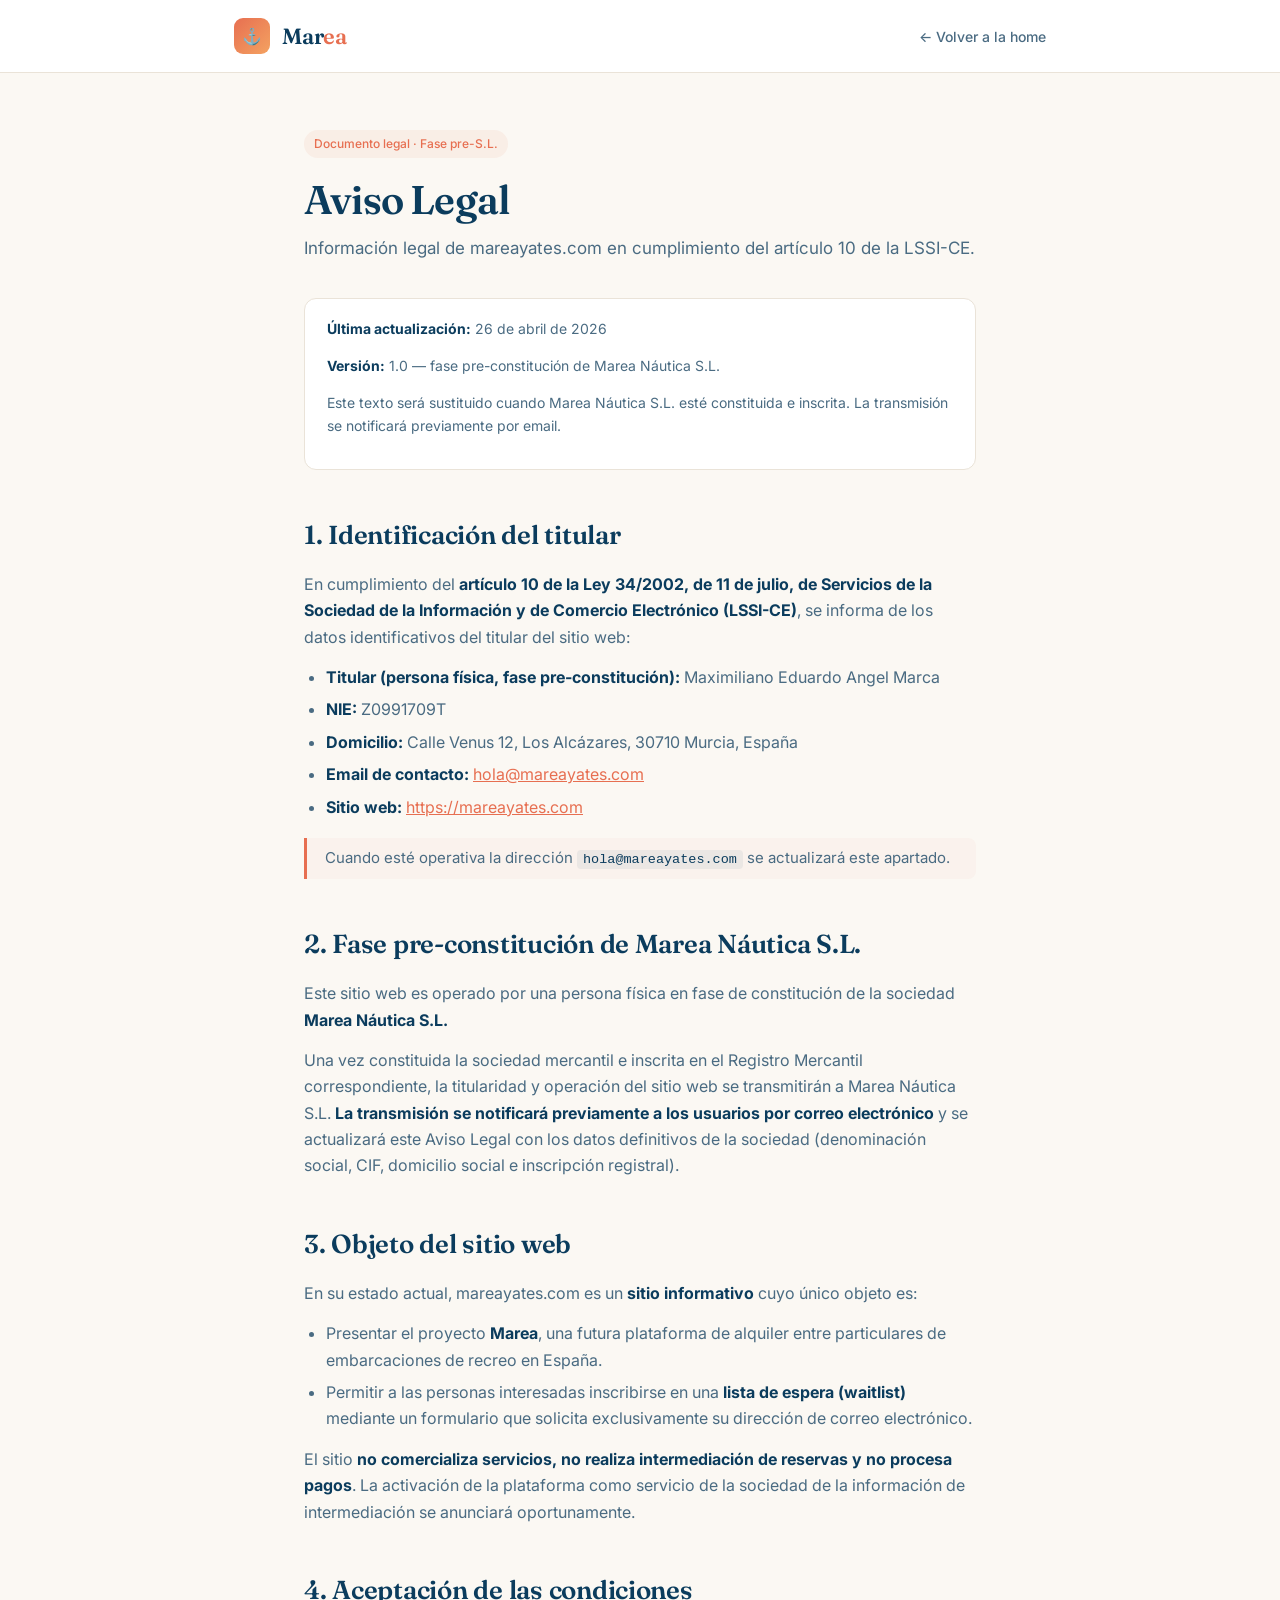
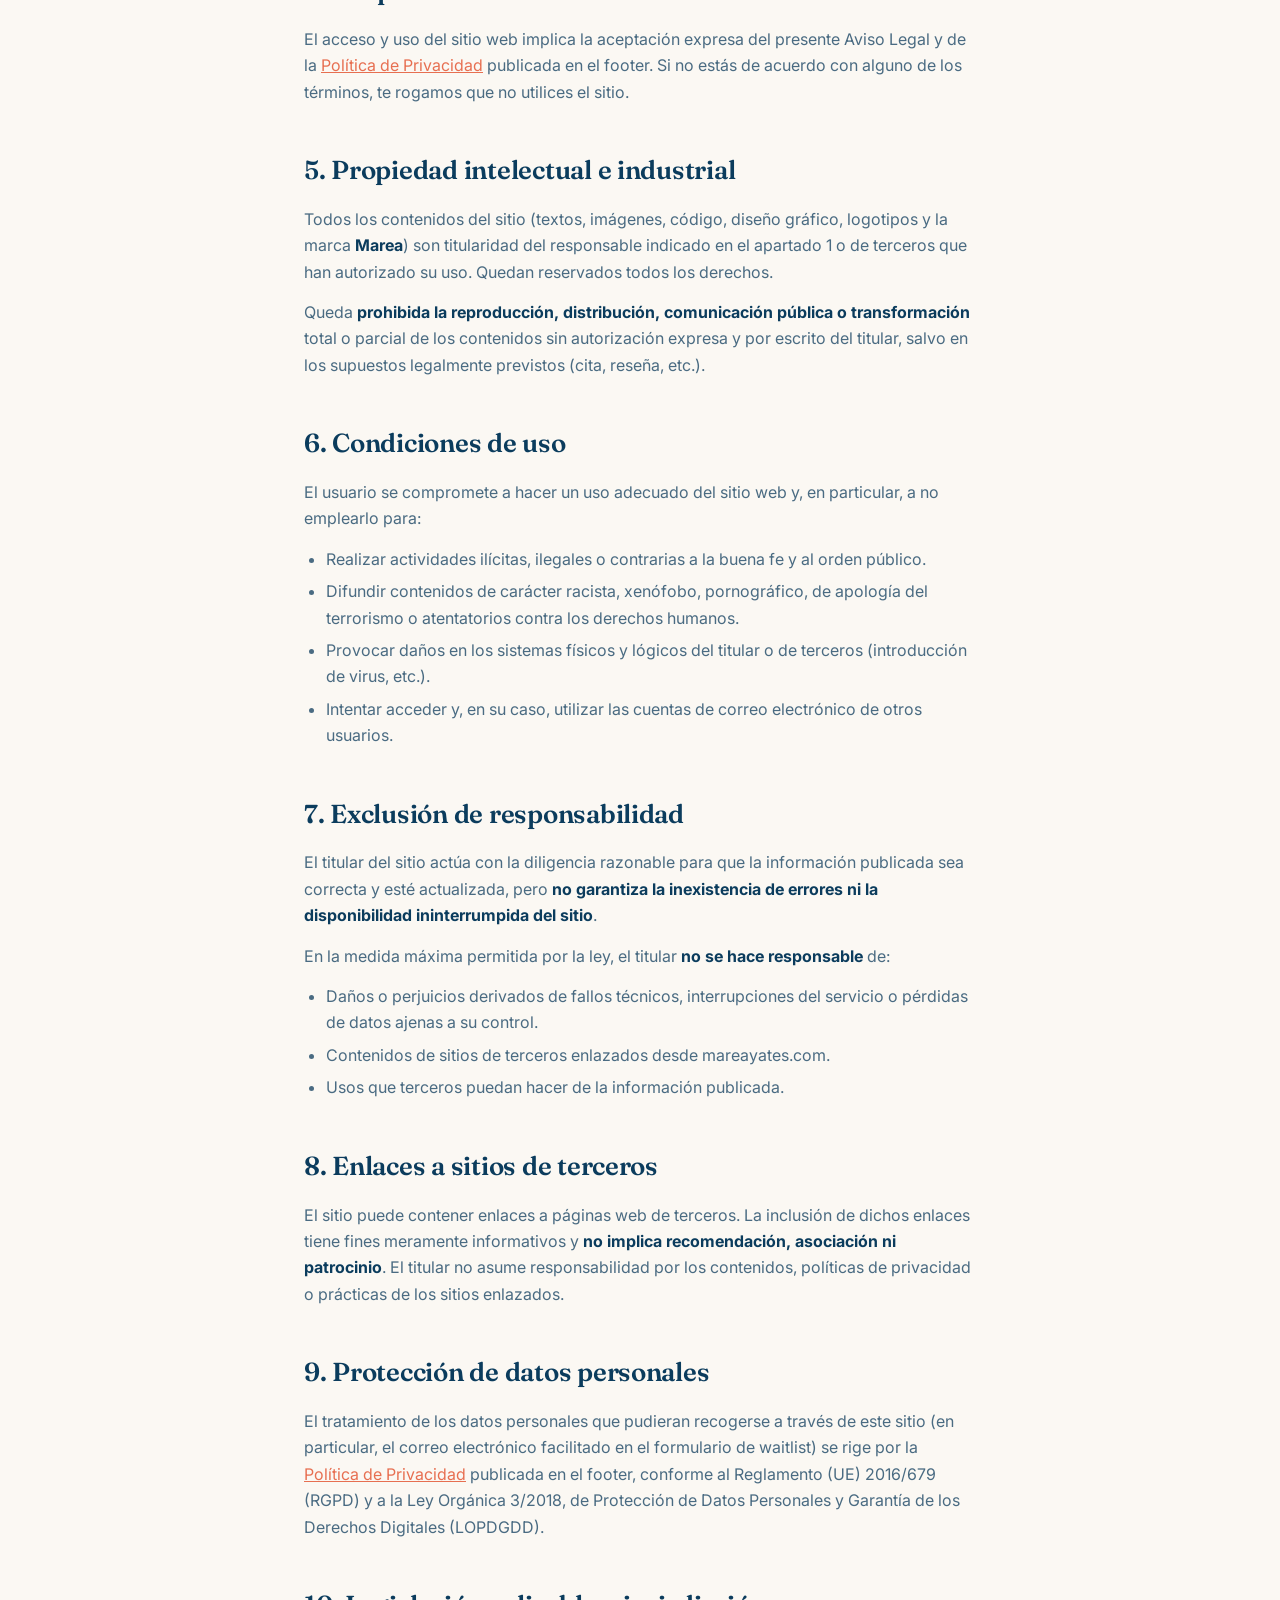
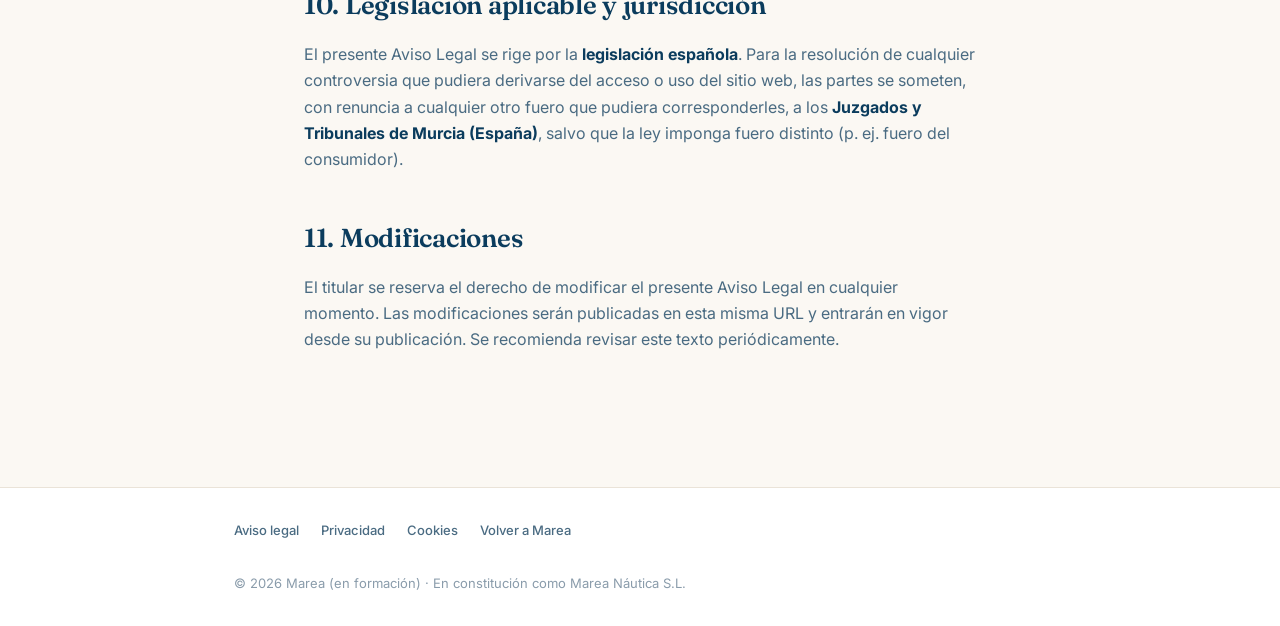
<file: legal/aviso-legal.html>
<!DOCTYPE html>
<html lang="es">
<head>
<meta charset="UTF-8">
<meta name="viewport" content="width=device-width, initial-scale=1.0">
<meta name="robots" content="noindex,follow">
<title>Aviso Legal — Marea</title>
<meta name="description" content="Aviso Legal de mareayates.com — sitio operado por persona física en fase de constitución de Marea Náutica S.L.">
<link rel="preconnect" href="https://fonts.googleapis.com">
<link rel="preconnect" href="https://fonts.gstatic.com" crossorigin>
<link href="https://fonts.googleapis.com/css2?family=Inter:wght@400;500;600;700&family=Fraunces:opsz,wght@9..144,400;9..144,500;9..144,600;9..144,700&display=swap" rel="stylesheet">
<link rel="stylesheet" href="_layout.css">
</head>
<body>

<header class="legal-header">
  <div class="legal-header-inner">
    <a href="/" class="brand">
      <div class="brand-logo">⚓</div>
      <div class="brand-name">Mar<span>ea</span></div>
    </a>
    <a href="/" class="back-home">← Volver a la home</a>
  </div>
</header>

<main class="legal-main">
  <span class="legal-badge">Documento legal · Fase pre-S.L.</span>
  <h1>Aviso Legal</h1>
  <p class="legal-subtitle">
    Información legal de mareayates.com en cumplimiento del artículo 10 de la LSSI-CE.
  </p>

  <div class="legal-meta">
    <p><strong>Última actualización:</strong> 26 de abril de 2026</p>
    <p><strong>Versión:</strong> 1.0 — fase pre-constitución de Marea Náutica S.L.</p>
    <p>Este texto será sustituido cuando Marea Náutica S.L. esté constituida e inscrita. La transmisión se notificará previamente por email.</p>
  </div>

  <h2>1. Identificación del titular</h2>
  <p>En cumplimiento del <strong>artículo 10 de la Ley 34/2002, de 11 de julio, de Servicios de la Sociedad de la Información y de Comercio Electrónico (LSSI-CE)</strong>, se informa de los datos identificativos del titular del sitio web:</p>
  <ul>
    <li><strong>Titular (persona física, fase pre-constitución):</strong> Maximiliano Eduardo Angel Marca</li>
    <li><strong>NIE:</strong> Z0991709T</li>
    <li><strong>Domicilio:</strong> Calle Venus 12, Los Alcázares, 30710 Murcia, España</li>
    <li><strong>Email de contacto:</strong> <a href="mailto:hola@mareayates.com">hola@mareayates.com</a></li>
    <li><strong>Sitio web:</strong> <a href="https://mareayates.com">https://mareayates.com</a></li>
  </ul>
  <blockquote>Cuando esté operativa la dirección <code>hola@mareayates.com</code> se actualizará este apartado.</blockquote>

  <h2>2. Fase pre-constitución de Marea Náutica S.L.</h2>
  <p>Este sitio web es operado por una persona física en fase de constitución de la sociedad <strong>Marea Náutica S.L.</strong></p>
  <p>Una vez constituida la sociedad mercantil e inscrita en el Registro Mercantil correspondiente, la titularidad y operación del sitio web se transmitirán a Marea Náutica S.L. <strong>La transmisión se notificará previamente a los usuarios por correo electrónico</strong> y se actualizará este Aviso Legal con los datos definitivos de la sociedad (denominación social, CIF, domicilio social e inscripción registral).</p>

  <h2>3. Objeto del sitio web</h2>
  <p>En su estado actual, mareayates.com es un <strong>sitio informativo</strong> cuyo único objeto es:</p>
  <ul>
    <li>Presentar el proyecto <strong>Marea</strong>, una futura plataforma de alquiler entre particulares de embarcaciones de recreo en España.</li>
    <li>Permitir a las personas interesadas inscribirse en una <strong>lista de espera (waitlist)</strong> mediante un formulario que solicita exclusivamente su dirección de correo electrónico.</li>
  </ul>
  <p>El sitio <strong>no comercializa servicios, no realiza intermediación de reservas y no procesa pagos</strong>. La activación de la plataforma como servicio de la sociedad de la información de intermediación se anunciará oportunamente.</p>

  <h2>4. Aceptación de las condiciones</h2>
  <p>El acceso y uso del sitio web implica la aceptación expresa del presente Aviso Legal y de la <a href="/legal/privacidad.html">Política de Privacidad</a> publicada en el footer. Si no estás de acuerdo con alguno de los términos, te rogamos que no utilices el sitio.</p>

  <h2>5. Propiedad intelectual e industrial</h2>
  <p>Todos los contenidos del sitio (textos, imágenes, código, diseño gráfico, logotipos y la marca <strong>Marea</strong>) son titularidad del responsable indicado en el apartado 1 o de terceros que han autorizado su uso. Quedan reservados todos los derechos.</p>
  <p>Queda <strong>prohibida la reproducción, distribución, comunicación pública o transformación</strong> total o parcial de los contenidos sin autorización expresa y por escrito del titular, salvo en los supuestos legalmente previstos (cita, reseña, etc.).</p>

  <h2>6. Condiciones de uso</h2>
  <p>El usuario se compromete a hacer un uso adecuado del sitio web y, en particular, a no emplearlo para:</p>
  <ul>
    <li>Realizar actividades ilícitas, ilegales o contrarias a la buena fe y al orden público.</li>
    <li>Difundir contenidos de carácter racista, xenófobo, pornográfico, de apología del terrorismo o atentatorios contra los derechos humanos.</li>
    <li>Provocar daños en los sistemas físicos y lógicos del titular o de terceros (introducción de virus, etc.).</li>
    <li>Intentar acceder y, en su caso, utilizar las cuentas de correo electrónico de otros usuarios.</li>
  </ul>

  <h2>7. Exclusión de responsabilidad</h2>
  <p>El titular del sitio actúa con la diligencia razonable para que la información publicada sea correcta y esté actualizada, pero <strong>no garantiza la inexistencia de errores ni la disponibilidad ininterrumpida del sitio</strong>.</p>
  <p>En la medida máxima permitida por la ley, el titular <strong>no se hace responsable</strong> de:</p>
  <ul>
    <li>Daños o perjuicios derivados de fallos técnicos, interrupciones del servicio o pérdidas de datos ajenas a su control.</li>
    <li>Contenidos de sitios de terceros enlazados desde mareayates.com.</li>
    <li>Usos que terceros puedan hacer de la información publicada.</li>
  </ul>

  <h2>8. Enlaces a sitios de terceros</h2>
  <p>El sitio puede contener enlaces a páginas web de terceros. La inclusión de dichos enlaces tiene fines meramente informativos y <strong>no implica recomendación, asociación ni patrocinio</strong>. El titular no asume responsabilidad por los contenidos, políticas de privacidad o prácticas de los sitios enlazados.</p>

  <h2>9. Protección de datos personales</h2>
  <p>El tratamiento de los datos personales que pudieran recogerse a través de este sitio (en particular, el correo electrónico facilitado en el formulario de waitlist) se rige por la <a href="/legal/privacidad.html">Política de Privacidad</a> publicada en el footer, conforme al Reglamento (UE) 2016/679 (RGPD) y a la Ley Orgánica 3/2018, de Protección de Datos Personales y Garantía de los Derechos Digitales (LOPDGDD).</p>

  <h2>10. Legislación aplicable y jurisdicción</h2>
  <p>El presente Aviso Legal se rige por la <strong>legislación española</strong>. Para la resolución de cualquier controversia que pudiera derivarse del acceso o uso del sitio web, las partes se someten, con renuncia a cualquier otro fuero que pudiera corresponderles, a los <strong>Juzgados y Tribunales de Murcia (España)</strong>, salvo que la ley imponga fuero distinto (p. ej. fuero del consumidor).</p>

  <h2>11. Modificaciones</h2>
  <p>El titular se reserva el derecho de modificar el presente Aviso Legal en cualquier momento. Las modificaciones serán publicadas en esta misma URL y entrarán en vigor desde su publicación. Se recomienda revisar este texto periódicamente.</p>
</main>

<footer class="legal-footer">
  <div class="legal-footer-inner">
    <div class="legal-footer-links">
      <a href="/legal/aviso-legal.html">Aviso legal</a>
      <a href="/legal/privacidad.html">Privacidad</a>
      <a href="/legal/cookies.html">Cookies</a>
      <a href="/">Volver a Marea</a>
    </div>
    <div>© 2026 Marea (en formación) · En constitución como Marea Náutica S.L.</div>
  </div>
</footer>

</body>
</html>
</file>
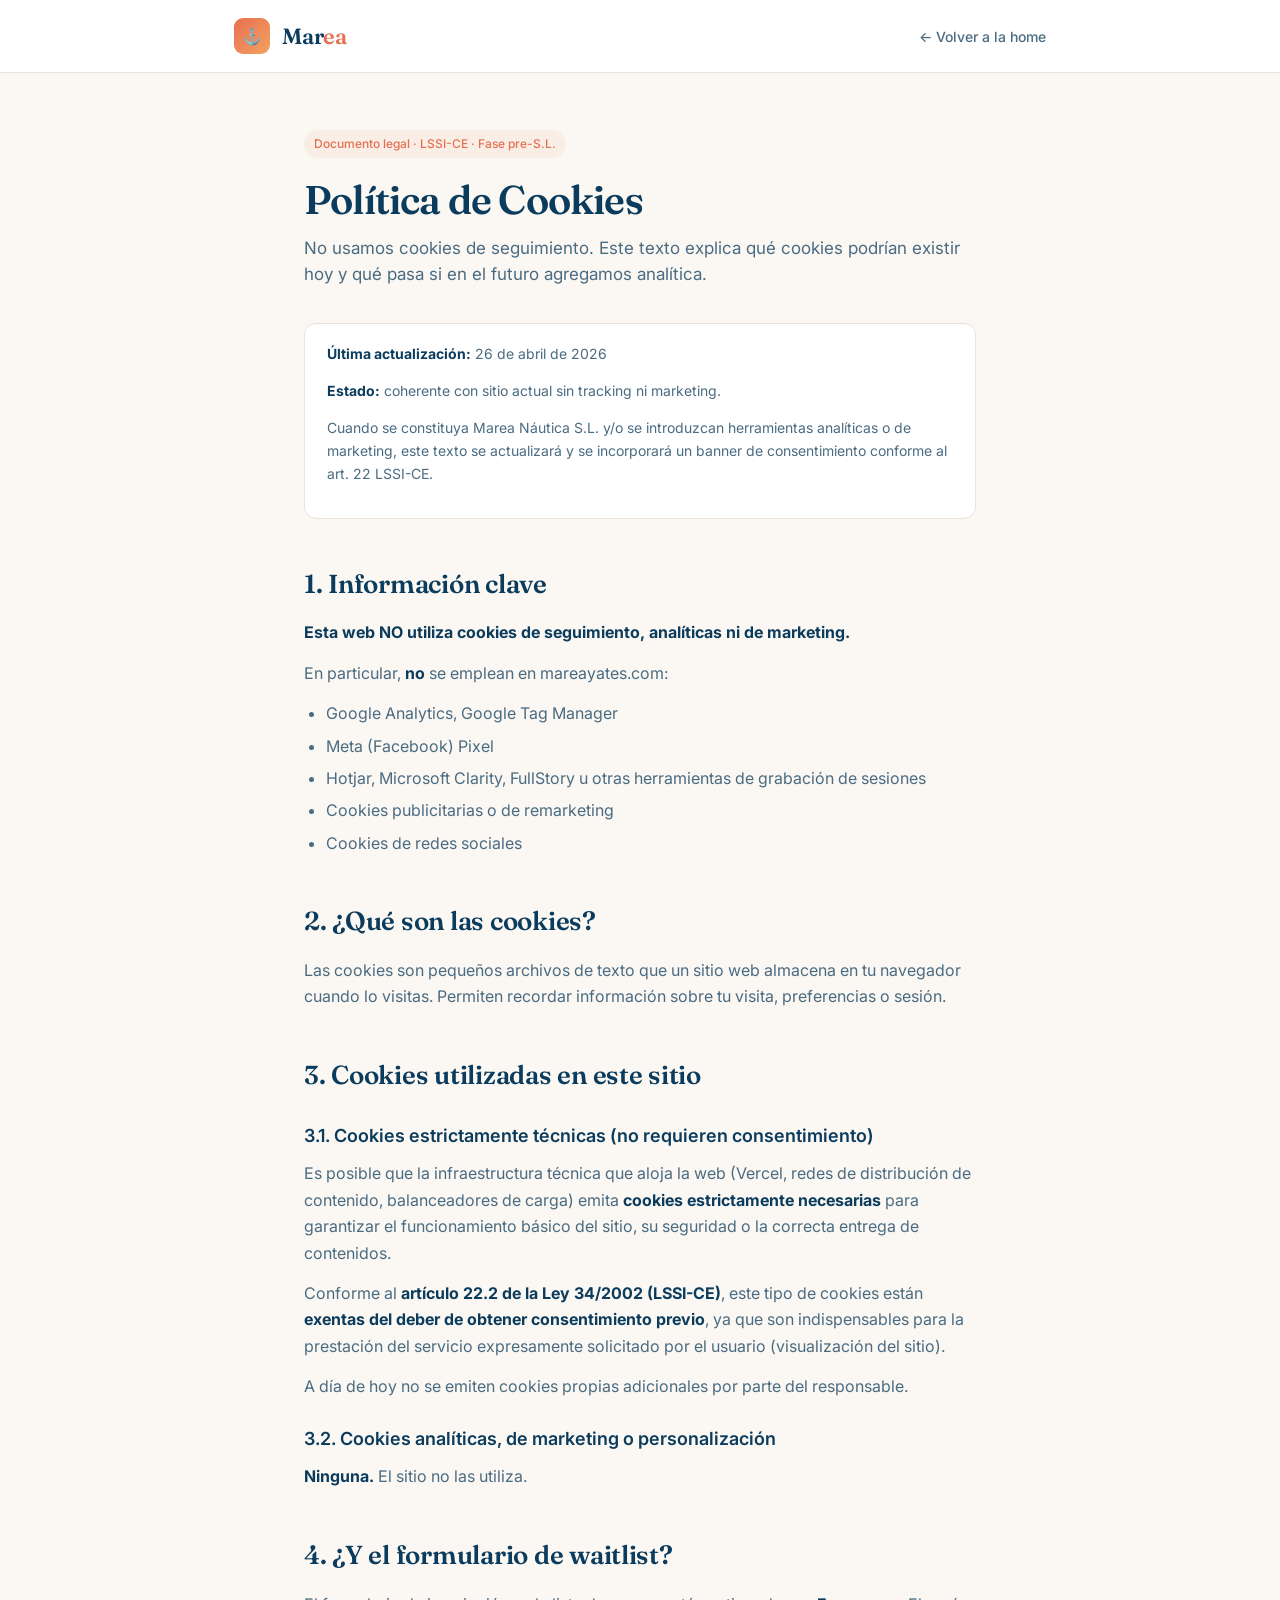
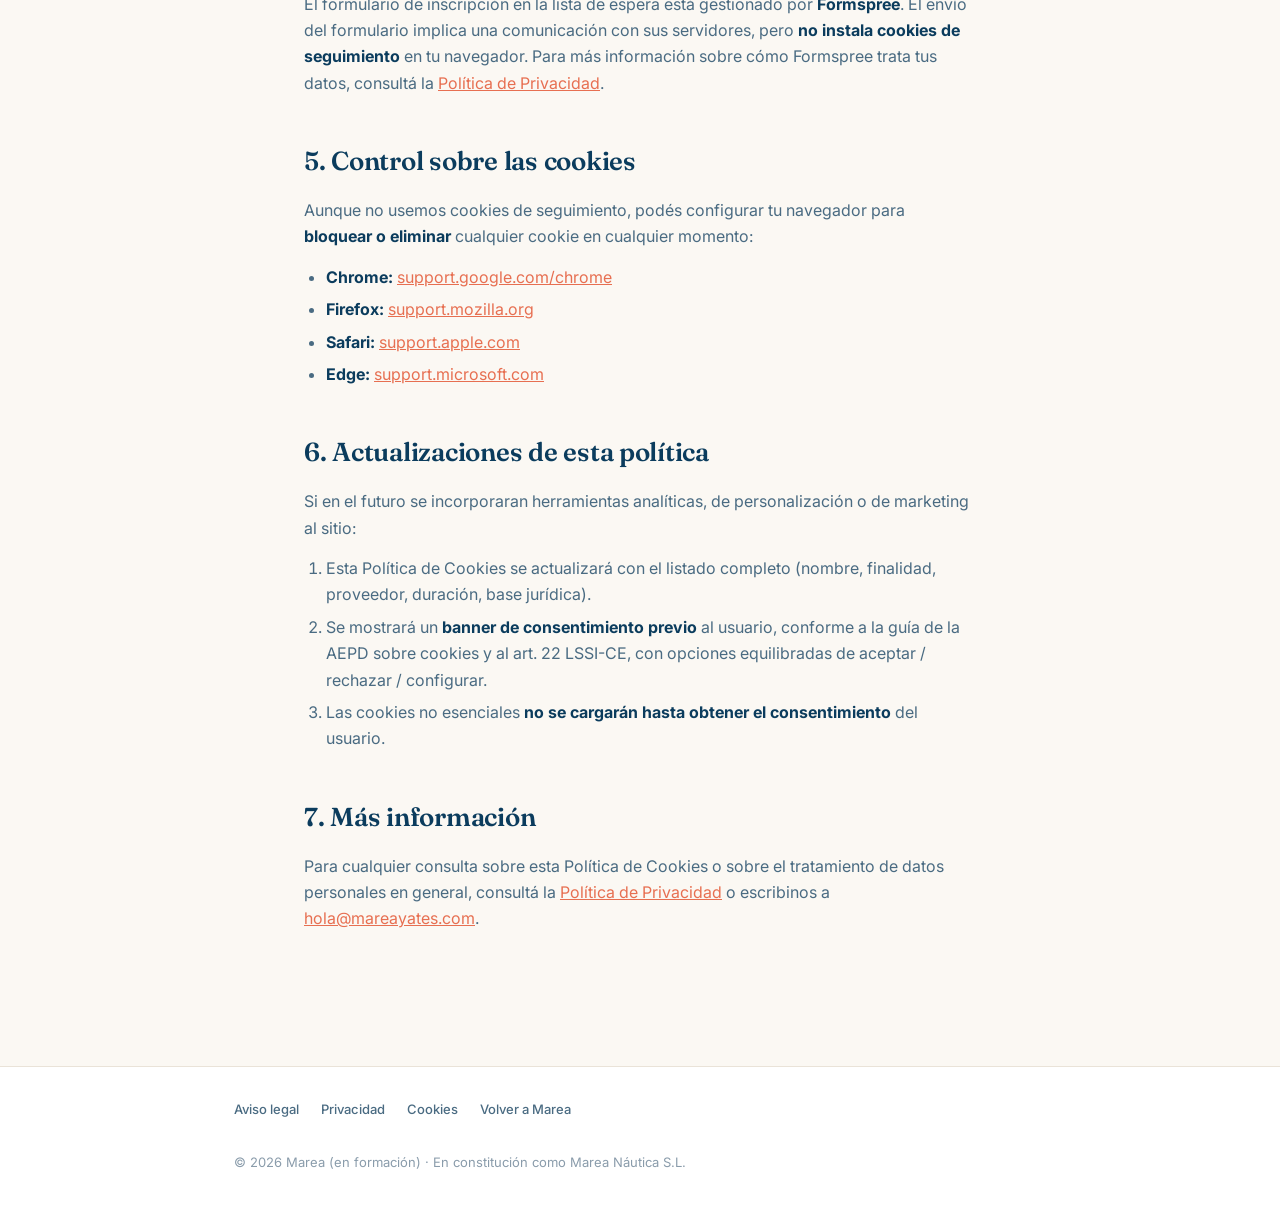
<file: legal/cookies.html>
<!DOCTYPE html>
<html lang="es">
<head>
<meta charset="UTF-8">
<meta name="viewport" content="width=device-width, initial-scale=1.0">
<meta name="robots" content="noindex,follow">
<title>Política de Cookies — Marea</title>
<meta name="description" content="Política de Cookies de mareayates.com — sitio sin cookies analíticas, marketing ni tracking.">
<link rel="preconnect" href="https://fonts.googleapis.com">
<link rel="preconnect" href="https://fonts.gstatic.com" crossorigin>
<link href="https://fonts.googleapis.com/css2?family=Inter:wght@400;500;600;700&family=Fraunces:opsz,wght@9..144,400;9..144,500;9..144,600;9..144,700&display=swap" rel="stylesheet">
<link rel="stylesheet" href="_layout.css">
</head>
<body>

<header class="legal-header">
  <div class="legal-header-inner">
    <a href="/" class="brand">
      <div class="brand-logo">⚓</div>
      <div class="brand-name">Mar<span>ea</span></div>
    </a>
    <a href="/" class="back-home">← Volver a la home</a>
  </div>
</header>

<main class="legal-main">
  <span class="legal-badge">Documento legal · LSSI-CE · Fase pre-S.L.</span>
  <h1>Política de Cookies</h1>
  <p class="legal-subtitle">
    No usamos cookies de seguimiento. Este texto explica qué cookies podrían existir hoy y qué pasa si en el futuro agregamos analítica.
  </p>

  <div class="legal-meta">
    <p><strong>Última actualización:</strong> 26 de abril de 2026</p>
    <p><strong>Estado:</strong> coherente con sitio actual sin tracking ni marketing.</p>
    <p>Cuando se constituya Marea Náutica S.L. y/o se introduzcan herramientas analíticas o de marketing, este texto se actualizará y se incorporará un banner de consentimiento conforme al art. 22 LSSI-CE.</p>
  </div>

  <h2>1. Información clave</h2>
  <p><strong>Esta web NO utiliza cookies de seguimiento, analíticas ni de marketing.</strong></p>
  <p>En particular, <strong>no</strong> se emplean en mareayates.com:</p>
  <ul>
    <li>Google Analytics, Google Tag Manager</li>
    <li>Meta (Facebook) Pixel</li>
    <li>Hotjar, Microsoft Clarity, FullStory u otras herramientas de grabación de sesiones</li>
    <li>Cookies publicitarias o de remarketing</li>
    <li>Cookies de redes sociales</li>
  </ul>

  <h2>2. ¿Qué son las cookies?</h2>
  <p>Las cookies son pequeños archivos de texto que un sitio web almacena en tu navegador cuando lo visitas. Permiten recordar información sobre tu visita, preferencias o sesión.</p>

  <h2>3. Cookies utilizadas en este sitio</h2>

  <h3>3.1. Cookies estrictamente técnicas (no requieren consentimiento)</h3>
  <p>Es posible que la infraestructura técnica que aloja la web (Vercel, redes de distribución de contenido, balanceadores de carga) emita <strong>cookies estrictamente necesarias</strong> para garantizar el funcionamiento básico del sitio, su seguridad o la correcta entrega de contenidos.</p>
  <p>Conforme al <strong>artículo 22.2 de la Ley 34/2002 (LSSI-CE)</strong>, este tipo de cookies están <strong>exentas del deber de obtener consentimiento previo</strong>, ya que son indispensables para la prestación del servicio expresamente solicitado por el usuario (visualización del sitio).</p>
  <p>A día de hoy no se emiten cookies propias adicionales por parte del responsable.</p>

  <h3>3.2. Cookies analíticas, de marketing o personalización</h3>
  <p><strong>Ninguna.</strong> El sitio no las utiliza.</p>

  <h2>4. ¿Y el formulario de waitlist?</h2>
  <p>El formulario de inscripción en la lista de espera está gestionado por <strong>Formspree</strong>. El envío del formulario implica una comunicación con sus servidores, pero <strong>no instala cookies de seguimiento</strong> en tu navegador. Para más información sobre cómo Formspree trata tus datos, consultá la <a href="/legal/privacidad.html">Política de Privacidad</a>.</p>

  <h2>5. Control sobre las cookies</h2>
  <p>Aunque no usemos cookies de seguimiento, podés configurar tu navegador para <strong>bloquear o eliminar</strong> cualquier cookie en cualquier momento:</p>
  <ul>
    <li><strong>Chrome:</strong> <a href="https://support.google.com/chrome/answer/95647" target="_blank" rel="noopener">support.google.com/chrome</a></li>
    <li><strong>Firefox:</strong> <a href="https://support.mozilla.org/es/kb/habilitar-y-deshabilitar-cookies-sitios-web-rastrear-preferencias" target="_blank" rel="noopener">support.mozilla.org</a></li>
    <li><strong>Safari:</strong> <a href="https://support.apple.com/es-es/guide/safari/sfri11471/mac" target="_blank" rel="noopener">support.apple.com</a></li>
    <li><strong>Edge:</strong> <a href="https://support.microsoft.com/es-es/microsoft-edge/eliminar-las-cookies-en-microsoft-edge-63947406-40ac-c3b8-57b9-2a946a29ae09" target="_blank" rel="noopener">support.microsoft.com</a></li>
  </ul>

  <h2>6. Actualizaciones de esta política</h2>
  <p>Si en el futuro se incorporaran herramientas analíticas, de personalización o de marketing al sitio:</p>
  <ol>
    <li>Esta Política de Cookies se actualizará con el listado completo (nombre, finalidad, proveedor, duración, base jurídica).</li>
    <li>Se mostrará un <strong>banner de consentimiento previo</strong> al usuario, conforme a la guía de la AEPD sobre cookies y al art. 22 LSSI-CE, con opciones equilibradas de aceptar / rechazar / configurar.</li>
    <li>Las cookies no esenciales <strong>no se cargarán hasta obtener el consentimiento</strong> del usuario.</li>
  </ol>

  <h2>7. Más información</h2>
  <p>Para cualquier consulta sobre esta Política de Cookies o sobre el tratamiento de datos personales en general, consultá la <a href="/legal/privacidad.html">Política de Privacidad</a> o escribinos a <a href="mailto:hola@mareayates.com">hola@mareayates.com</a>.</p>
</main>

<footer class="legal-footer">
  <div class="legal-footer-inner">
    <div class="legal-footer-links">
      <a href="/legal/aviso-legal.html">Aviso legal</a>
      <a href="/legal/privacidad.html">Privacidad</a>
      <a href="/legal/cookies.html">Cookies</a>
      <a href="/">Volver a Marea</a>
    </div>
    <div>© 2026 Marea (en formación) · En constitución como Marea Náutica S.L.</div>
  </div>
</footer>

</body>
</html>
</file>
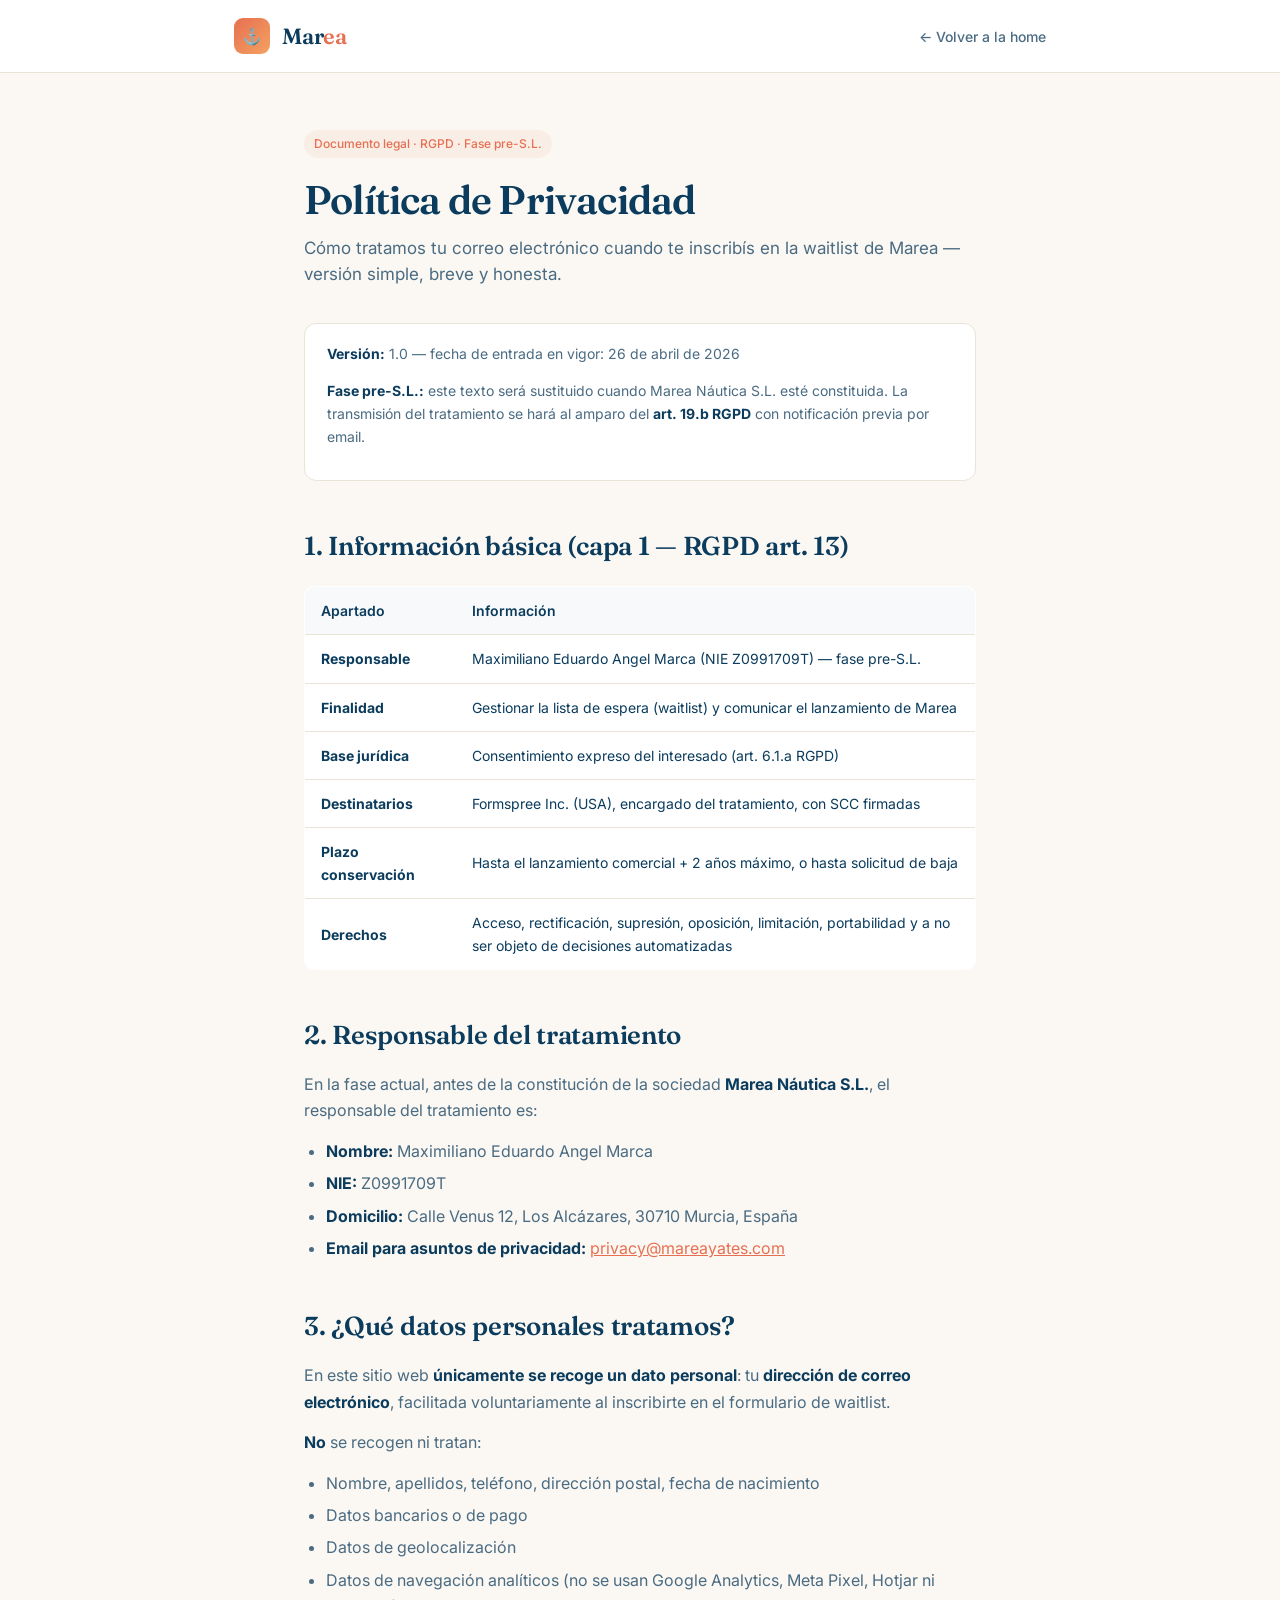
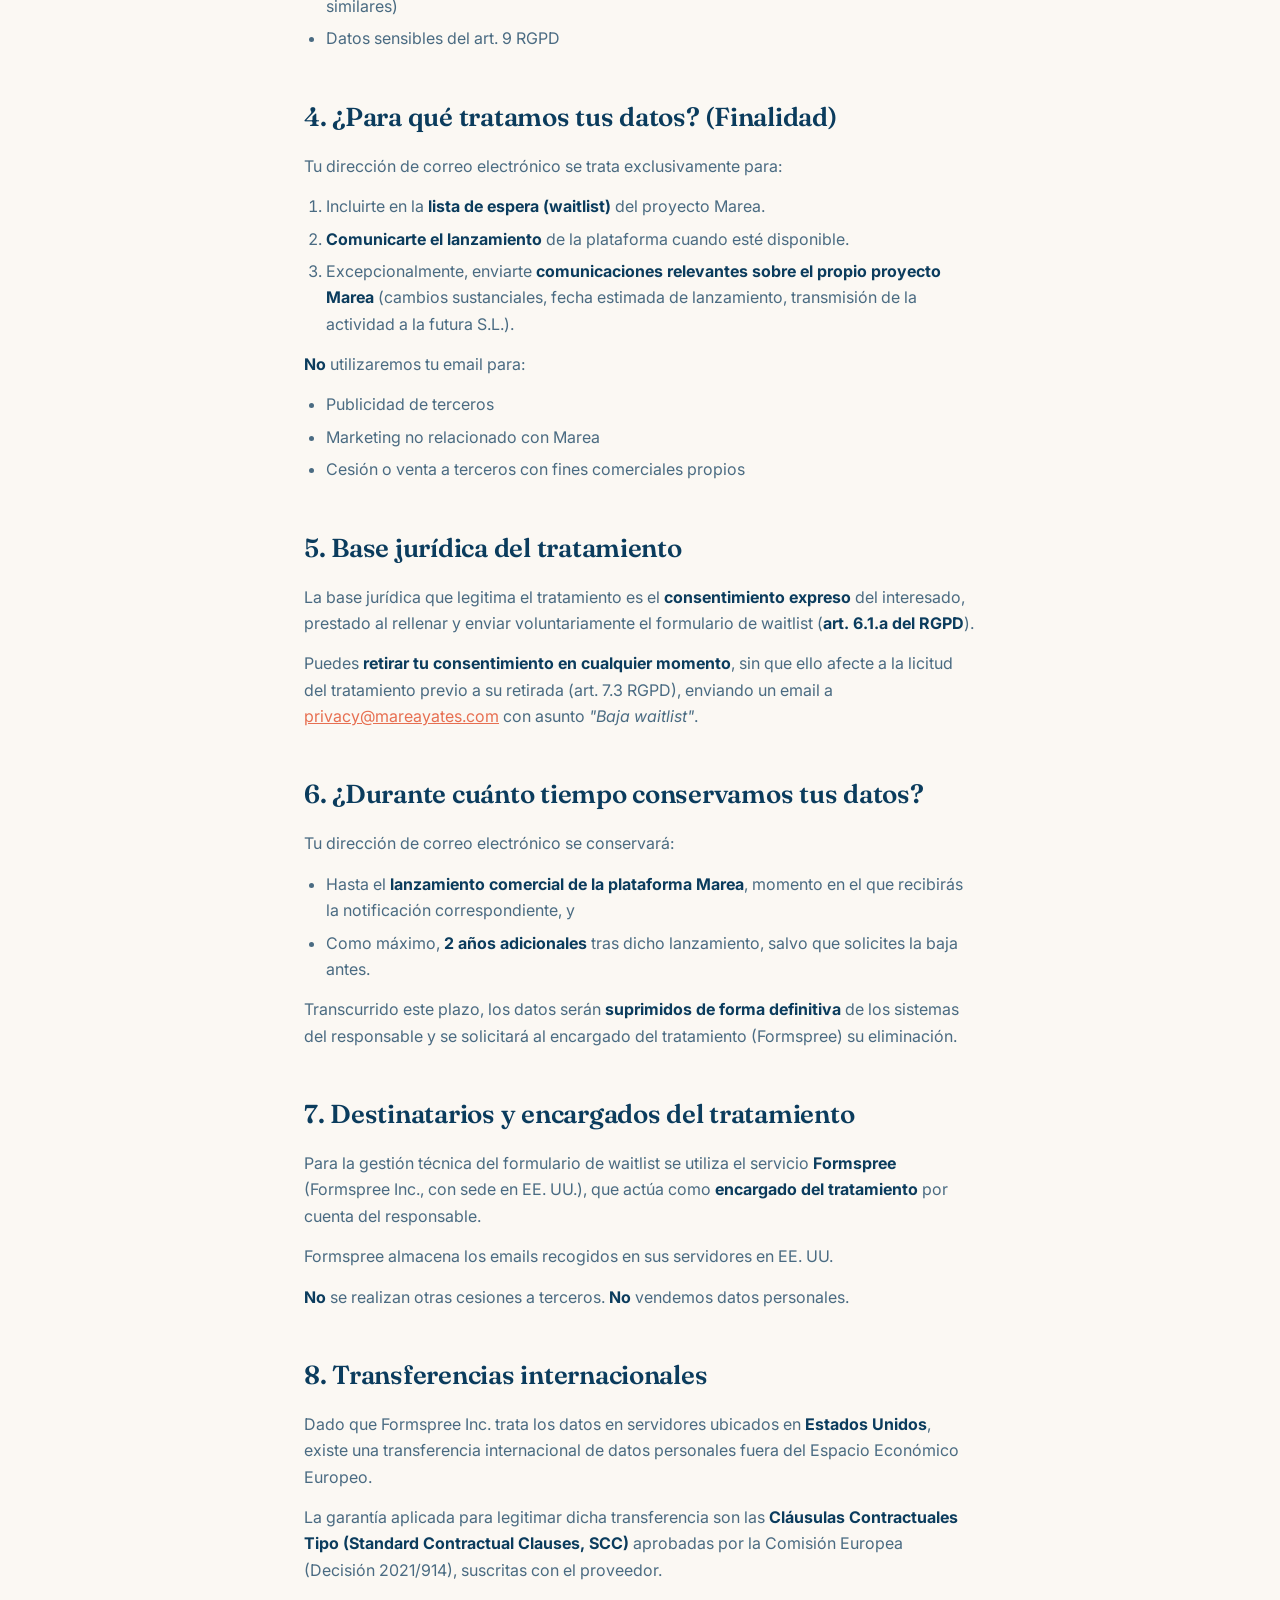
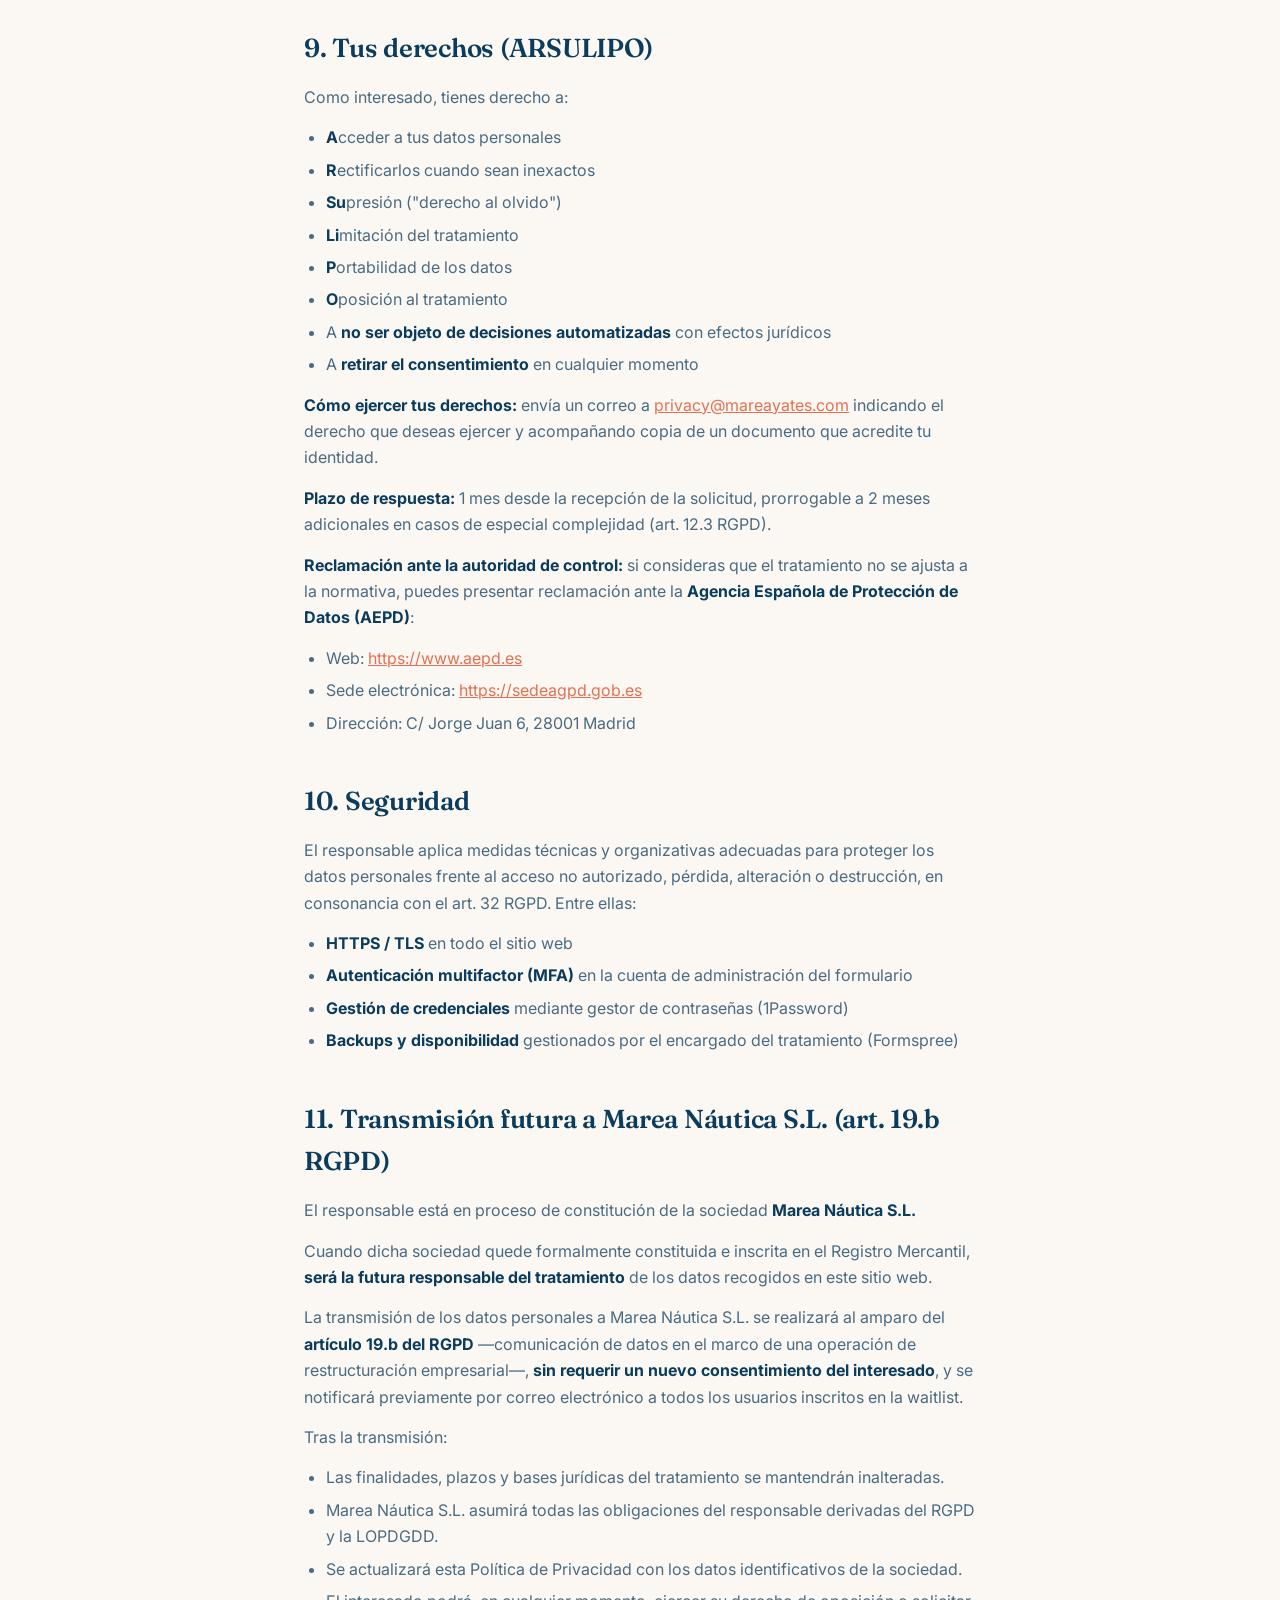
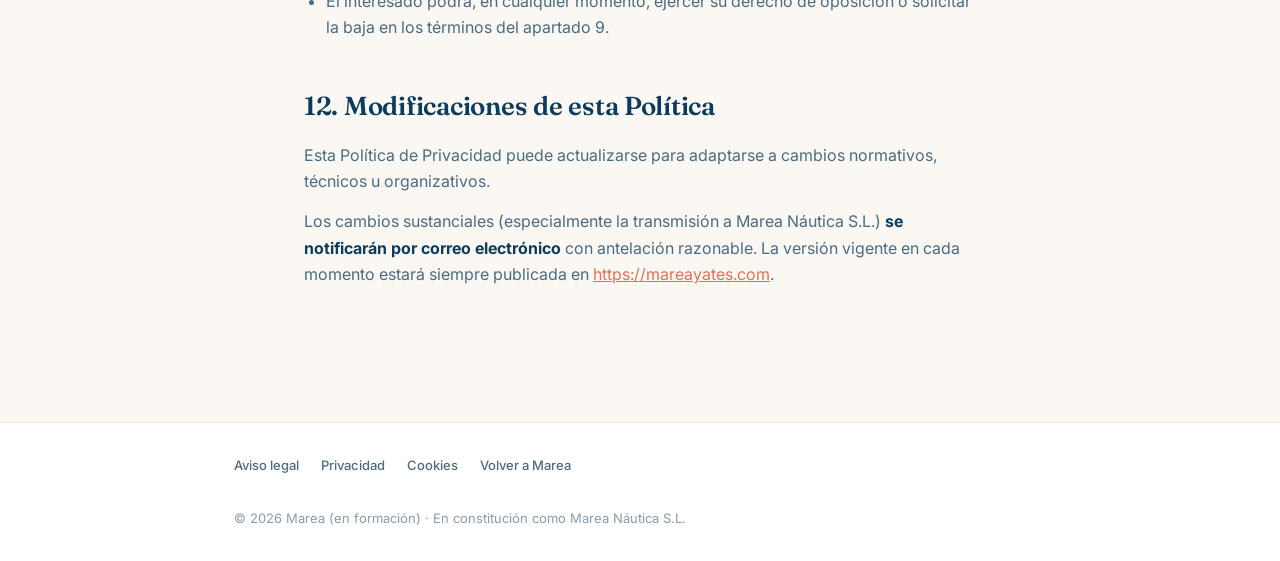
<file: legal/privacidad.html>
<!DOCTYPE html>
<html lang="es">
<head>
<meta charset="UTF-8">
<meta name="viewport" content="width=device-width, initial-scale=1.0">
<meta name="robots" content="noindex,follow">
<title>Política de Privacidad — Marea</title>
<meta name="description" content="Política de Privacidad de mareayates.com — RGPD/LOPDGDD para fase pre-S.L. — solo capta email de waitlist.">
<link rel="preconnect" href="https://fonts.googleapis.com">
<link rel="preconnect" href="https://fonts.gstatic.com" crossorigin>
<link href="https://fonts.googleapis.com/css2?family=Inter:wght@400;500;600;700&family=Fraunces:opsz,wght@9..144,400;9..144,500;9..144,600;9..144,700&display=swap" rel="stylesheet">
<link rel="stylesheet" href="_layout.css">
</head>
<body>

<header class="legal-header">
  <div class="legal-header-inner">
    <a href="/" class="brand">
      <div class="brand-logo">⚓</div>
      <div class="brand-name">Mar<span>ea</span></div>
    </a>
    <a href="/" class="back-home">← Volver a la home</a>
  </div>
</header>

<main class="legal-main">
  <span class="legal-badge">Documento legal · RGPD · Fase pre-S.L.</span>
  <h1>Política de Privacidad</h1>
  <p class="legal-subtitle">
    Cómo tratamos tu correo electrónico cuando te inscribís en la waitlist de Marea — versión simple, breve y honesta.
  </p>

  <div class="legal-meta">
    <p><strong>Versión:</strong> 1.0 — fecha de entrada en vigor: 26 de abril de 2026</p>
    <p><strong>Fase pre-S.L.:</strong> este texto será sustituido cuando Marea Náutica S.L. esté constituida. La transmisión del tratamiento se hará al amparo del <strong>art. 19.b RGPD</strong> con notificación previa por email.</p>
  </div>

  <h2>1. Información básica (capa 1 — RGPD art. 13)</h2>
  <table>
    <thead>
      <tr><th>Apartado</th><th>Información</th></tr>
    </thead>
    <tbody>
      <tr><td><strong>Responsable</strong></td><td>Maximiliano Eduardo Angel Marca (NIE Z0991709T) — fase pre-S.L.</td></tr>
      <tr><td><strong>Finalidad</strong></td><td>Gestionar la lista de espera (waitlist) y comunicar el lanzamiento de Marea</td></tr>
      <tr><td><strong>Base jurídica</strong></td><td>Consentimiento expreso del interesado (art. 6.1.a RGPD)</td></tr>
      <tr><td><strong>Destinatarios</strong></td><td>Formspree Inc. (USA), encargado del tratamiento, con SCC firmadas</td></tr>
      <tr><td><strong>Plazo conservación</strong></td><td>Hasta el lanzamiento comercial + 2 años máximo, o hasta solicitud de baja</td></tr>
      <tr><td><strong>Derechos</strong></td><td>Acceso, rectificación, supresión, oposición, limitación, portabilidad y a no ser objeto de decisiones automatizadas</td></tr>
    </tbody>
  </table>

  <h2>2. Responsable del tratamiento</h2>
  <p>En la fase actual, antes de la constitución de la sociedad <strong>Marea Náutica S.L.</strong>, el responsable del tratamiento es:</p>
  <ul>
    <li><strong>Nombre:</strong> Maximiliano Eduardo Angel Marca</li>
    <li><strong>NIE:</strong> Z0991709T</li>
    <li><strong>Domicilio:</strong> Calle Venus 12, Los Alcázares, 30710 Murcia, España</li>
    <li><strong>Email para asuntos de privacidad:</strong> <a href="mailto:privacy@mareayates.com">privacy@mareayates.com</a></li>
  </ul>

  <h2>3. ¿Qué datos personales tratamos?</h2>
  <p>En este sitio web <strong>únicamente se recoge un dato personal</strong>: tu <strong>dirección de correo electrónico</strong>, facilitada voluntariamente al inscribirte en el formulario de waitlist.</p>
  <p><strong>No</strong> se recogen ni tratan:</p>
  <ul>
    <li>Nombre, apellidos, teléfono, dirección postal, fecha de nacimiento</li>
    <li>Datos bancarios o de pago</li>
    <li>Datos de geolocalización</li>
    <li>Datos de navegación analíticos (no se usan Google Analytics, Meta Pixel, Hotjar ni similares)</li>
    <li>Datos sensibles del art. 9 RGPD</li>
  </ul>

  <h2>4. ¿Para qué tratamos tus datos? (Finalidad)</h2>
  <p>Tu dirección de correo electrónico se trata exclusivamente para:</p>
  <ol>
    <li>Incluirte en la <strong>lista de espera (waitlist)</strong> del proyecto Marea.</li>
    <li><strong>Comunicarte el lanzamiento</strong> de la plataforma cuando esté disponible.</li>
    <li>Excepcionalmente, enviarte <strong>comunicaciones relevantes sobre el propio proyecto Marea</strong> (cambios sustanciales, fecha estimada de lanzamiento, transmisión de la actividad a la futura S.L.).</li>
  </ol>
  <p><strong>No</strong> utilizaremos tu email para:</p>
  <ul>
    <li>Publicidad de terceros</li>
    <li>Marketing no relacionado con Marea</li>
    <li>Cesión o venta a terceros con fines comerciales propios</li>
  </ul>

  <h2>5. Base jurídica del tratamiento</h2>
  <p>La base jurídica que legitima el tratamiento es el <strong>consentimiento expreso</strong> del interesado, prestado al rellenar y enviar voluntariamente el formulario de waitlist (<strong>art. 6.1.a del RGPD</strong>).</p>
  <p>Puedes <strong>retirar tu consentimiento en cualquier momento</strong>, sin que ello afecte a la licitud del tratamiento previo a su retirada (art. 7.3 RGPD), enviando un email a <a href="mailto:privacy@mareayates.com?subject=Baja%20waitlist">privacy@mareayates.com</a> con asunto <em>"Baja waitlist"</em>.</p>

  <h2>6. ¿Durante cuánto tiempo conservamos tus datos?</h2>
  <p>Tu dirección de correo electrónico se conservará:</p>
  <ul>
    <li>Hasta el <strong>lanzamiento comercial de la plataforma Marea</strong>, momento en el que recibirás la notificación correspondiente, y</li>
    <li>Como máximo, <strong>2 años adicionales</strong> tras dicho lanzamiento, salvo que solicites la baja antes.</li>
  </ul>
  <p>Transcurrido este plazo, los datos serán <strong>suprimidos de forma definitiva</strong> de los sistemas del responsable y se solicitará al encargado del tratamiento (Formspree) su eliminación.</p>

  <h2>7. Destinatarios y encargados del tratamiento</h2>
  <p>Para la gestión técnica del formulario de waitlist se utiliza el servicio <strong>Formspree</strong> (Formspree Inc., con sede en EE. UU.), que actúa como <strong>encargado del tratamiento</strong> por cuenta del responsable.</p>
  <p>Formspree almacena los emails recogidos en sus servidores en EE. UU.</p>
  <p><strong>No</strong> se realizan otras cesiones a terceros. <strong>No</strong> vendemos datos personales.</p>

  <h2>8. Transferencias internacionales</h2>
  <p>Dado que Formspree Inc. trata los datos en servidores ubicados en <strong>Estados Unidos</strong>, existe una transferencia internacional de datos personales fuera del Espacio Económico Europeo.</p>
  <p>La garantía aplicada para legitimar dicha transferencia son las <strong>Cláusulas Contractuales Tipo (Standard Contractual Clauses, SCC)</strong> aprobadas por la Comisión Europea (Decisión 2021/914), suscritas con el proveedor.</p>

  <h2>9. Tus derechos (ARSULIPO)</h2>
  <p>Como interesado, tienes derecho a:</p>
  <ul>
    <li><strong>A</strong>cceder a tus datos personales</li>
    <li><strong>R</strong>ectificarlos cuando sean inexactos</li>
    <li><strong>Su</strong>presión ("derecho al olvido")</li>
    <li><strong>Li</strong>mitación del tratamiento</li>
    <li><strong>P</strong>ortabilidad de los datos</li>
    <li><strong>O</strong>posición al tratamiento</li>
    <li>A <strong>no ser objeto de decisiones automatizadas</strong> con efectos jurídicos</li>
    <li>A <strong>retirar el consentimiento</strong> en cualquier momento</li>
  </ul>
  <p><strong>Cómo ejercer tus derechos:</strong> envía un correo a <a href="mailto:privacy@mareayates.com">privacy@mareayates.com</a> indicando el derecho que deseas ejercer y acompañando copia de un documento que acredite tu identidad.</p>
  <p><strong>Plazo de respuesta:</strong> 1 mes desde la recepción de la solicitud, prorrogable a 2 meses adicionales en casos de especial complejidad (art. 12.3 RGPD).</p>
  <p><strong>Reclamación ante la autoridad de control:</strong> si consideras que el tratamiento no se ajusta a la normativa, puedes presentar reclamación ante la <strong>Agencia Española de Protección de Datos (AEPD)</strong>:</p>
  <ul>
    <li>Web: <a href="https://www.aepd.es" target="_blank" rel="noopener">https://www.aepd.es</a></li>
    <li>Sede electrónica: <a href="https://sedeagpd.gob.es" target="_blank" rel="noopener">https://sedeagpd.gob.es</a></li>
    <li>Dirección: C/ Jorge Juan 6, 28001 Madrid</li>
  </ul>

  <h2>10. Seguridad</h2>
  <p>El responsable aplica medidas técnicas y organizativas adecuadas para proteger los datos personales frente al acceso no autorizado, pérdida, alteración o destrucción, en consonancia con el art. 32 RGPD. Entre ellas:</p>
  <ul>
    <li><strong>HTTPS / TLS</strong> en todo el sitio web</li>
    <li><strong>Autenticación multifactor (MFA)</strong> en la cuenta de administración del formulario</li>
    <li><strong>Gestión de credenciales</strong> mediante gestor de contraseñas (1Password)</li>
    <li><strong>Backups y disponibilidad</strong> gestionados por el encargado del tratamiento (Formspree)</li>
  </ul>

  <h2>11. Transmisión futura a Marea Náutica S.L. (art. 19.b RGPD)</h2>
  <p>El responsable está en proceso de constitución de la sociedad <strong>Marea Náutica S.L.</strong></p>
  <p>Cuando dicha sociedad quede formalmente constituida e inscrita en el Registro Mercantil, <strong>será la futura responsable del tratamiento</strong> de los datos recogidos en este sitio web.</p>
  <p>La transmisión de los datos personales a Marea Náutica S.L. se realizará al amparo del <strong>artículo 19.b del RGPD</strong> —comunicación de datos en el marco de una operación de restructuración empresarial—, <strong>sin requerir un nuevo consentimiento del interesado</strong>, y se notificará previamente por correo electrónico a todos los usuarios inscritos en la waitlist.</p>
  <p>Tras la transmisión:</p>
  <ul>
    <li>Las finalidades, plazos y bases jurídicas del tratamiento se mantendrán inalteradas.</li>
    <li>Marea Náutica S.L. asumirá todas las obligaciones del responsable derivadas del RGPD y la LOPDGDD.</li>
    <li>Se actualizará esta Política de Privacidad con los datos identificativos de la sociedad.</li>
    <li>El interesado podrá, en cualquier momento, ejercer su derecho de oposición o solicitar la baja en los términos del apartado 9.</li>
  </ul>

  <h2>12. Modificaciones de esta Política</h2>
  <p>Esta Política de Privacidad puede actualizarse para adaptarse a cambios normativos, técnicos u organizativos.</p>
  <p>Los cambios sustanciales (especialmente la transmisión a Marea Náutica S.L.) <strong>se notificarán por correo electrónico</strong> con antelación razonable. La versión vigente en cada momento estará siempre publicada en <a href="https://mareayates.com">https://mareayates.com</a>.</p>
</main>

<footer class="legal-footer">
  <div class="legal-footer-inner">
    <div class="legal-footer-links">
      <a href="/legal/aviso-legal.html">Aviso legal</a>
      <a href="/legal/privacidad.html">Privacidad</a>
      <a href="/legal/cookies.html">Cookies</a>
      <a href="/">Volver a Marea</a>
    </div>
    <div>© 2026 Marea (en formación) · En constitución como Marea Náutica S.L.</div>
  </div>
</footer>

</body>
</html>
</file>
<file: legal/_layout.css>
/* Layout compartido para páginas legales — Marea
   Paleta v2 firmada (consistente con index.html)
   Inter (UI) + Fraunces (títulos) */

:root {
  --bg-page: #FBF8F3;
  --bg-card: #FFFFFF;
  --border: #EAE3D8;
  --text-primary: #0B3C5D;
  --text-secondary: #4A6B82;
  --text-muted: #8A9CAB;
  --accent-warm: #E76F51;
  --accent-warm-hi: #D85F42;
  --gold: #F4A261;
  --shadow-card: 0 1px 3px rgba(11, 60, 93, 0.06), 0 1px 2px rgba(11, 60, 93, 0.04);
}

* { box-sizing: border-box; margin: 0; padding: 0; }

html { scroll-behavior: smooth; }

body {
  font-family: 'Inter', -apple-system, BlinkMacSystemFont, sans-serif;
  background: var(--bg-page);
  color: var(--text-primary);
  line-height: 1.65;
  font-size: 16px;
  -webkit-font-smoothing: antialiased;
}

/* Header */
.legal-header {
  background: var(--bg-card);
  border-bottom: 1px solid var(--border);
  padding: 18px 0;
}
.legal-header-inner {
  max-width: 860px;
  margin: 0 auto;
  padding: 0 24px;
  display: flex;
  align-items: center;
  justify-content: space-between;
}
.brand {
  display: flex;
  align-items: center;
  gap: 12px;
  text-decoration: none;
  color: var(--text-primary);
}
.brand-logo {
  width: 36px;
  height: 36px;
  border-radius: 9px;
  background: linear-gradient(135deg, var(--accent-warm), var(--gold));
  display: flex;
  align-items: center;
  justify-content: center;
  color: #fff;
  font-weight: 700;
}
.brand-name {
  font-family: 'Fraunces', Georgia, serif;
  font-size: 22px;
  font-weight: 600;
  letter-spacing: -0.01em;
}
.brand-name span { color: var(--accent-warm); }
.back-home {
  color: var(--text-secondary);
  text-decoration: none;
  font-size: 14px;
  font-weight: 500;
}
.back-home:hover { color: var(--accent-warm); }

/* Main content */
.legal-main {
  max-width: 720px;
  margin: 0 auto;
  padding: 56px 24px 80px;
}

.legal-badge {
  display: inline-block;
  padding: 4px 10px;
  border-radius: 20px;
  font-size: 12px;
  font-weight: 500;
  background: rgba(231, 111, 81, 0.08);
  color: var(--accent-warm);
  margin-bottom: 20px;
}

h1 {
  font-family: 'Fraunces', Georgia, serif;
  font-size: 40px;
  font-weight: 600;
  letter-spacing: -0.02em;
  line-height: 1.1;
  margin-bottom: 14px;
  color: var(--text-primary);
}

.legal-subtitle {
  font-size: 17px;
  color: var(--text-secondary);
  margin-bottom: 36px;
  line-height: 1.5;
}

.legal-meta {
  background: var(--bg-card);
  border: 1px solid var(--border);
  border-radius: 12px;
  padding: 18px 22px;
  margin-bottom: 40px;
  font-size: 14px;
  color: var(--text-secondary);
}
.legal-meta strong { color: var(--text-primary); }
.legal-meta p + p { margin-top: 6px; }

h2 {
  font-family: 'Fraunces', Georgia, serif;
  font-size: 26px;
  font-weight: 600;
  margin: 44px 0 14px;
  color: var(--text-primary);
  letter-spacing: -0.01em;
}

h3 {
  font-size: 18px;
  font-weight: 600;
  margin: 24px 0 10px;
  color: var(--text-primary);
}

p { margin-bottom: 14px; color: var(--text-secondary); }
p strong { color: var(--text-primary); }

ul, ol { margin: 14px 0 14px 22px; }
li { margin-bottom: 6px; color: var(--text-secondary); }
li strong { color: var(--text-primary); }

a { color: var(--accent-warm); text-decoration: underline; }
a:hover { color: var(--accent-warm-hi); }

table {
  width: 100%;
  border-collapse: collapse;
  margin: 18px 0;
  font-size: 14px;
  background: var(--bg-card);
  border: 1px solid var(--border);
  border-radius: 10px;
  overflow: hidden;
}
th, td {
  padding: 12px 16px;
  text-align: left;
  border-bottom: 1px solid var(--border);
}
th { background: rgba(11, 60, 93, 0.03); font-weight: 600; color: var(--text-primary); }
tr:last-child td { border-bottom: 0; }

blockquote {
  border-left: 3px solid var(--accent-warm);
  padding: 8px 18px;
  margin: 18px 0;
  background: rgba(231, 111, 81, 0.04);
  border-radius: 0 8px 8px 0;
  color: var(--text-secondary);
  font-size: 15px;
}

code {
  background: rgba(11, 60, 93, 0.06);
  padding: 2px 6px;
  border-radius: 4px;
  font-family: 'SF Mono', Monaco, 'Cascadia Code', monospace;
  font-size: 0.9em;
  color: var(--text-primary);
}

hr {
  border: 0;
  border-top: 1px solid var(--border);
  margin: 40px 0;
}

/* Footer */
.legal-footer {
  background: var(--bg-card);
  border-top: 1px solid var(--border);
  padding: 32px 0;
  margin-top: 40px;
}
.legal-footer-inner {
  max-width: 860px;
  margin: 0 auto;
  padding: 0 24px;
  display: flex;
  flex-wrap: wrap;
  gap: 32px;
  justify-content: space-between;
  align-items: center;
  font-size: 13px;
  color: var(--text-muted);
}
.legal-footer-links a {
  color: var(--text-secondary);
  margin-right: 18px;
  text-decoration: none;
  font-weight: 500;
}
.legal-footer-links a:hover { color: var(--accent-warm); }

@media (max-width: 600px) {
  h1 { font-size: 32px; }
  h2 { font-size: 22px; }
  .legal-main { padding: 36px 20px 60px; }
  table { font-size: 13px; }
  th, td { padding: 10px 12px; }
}
</file>
